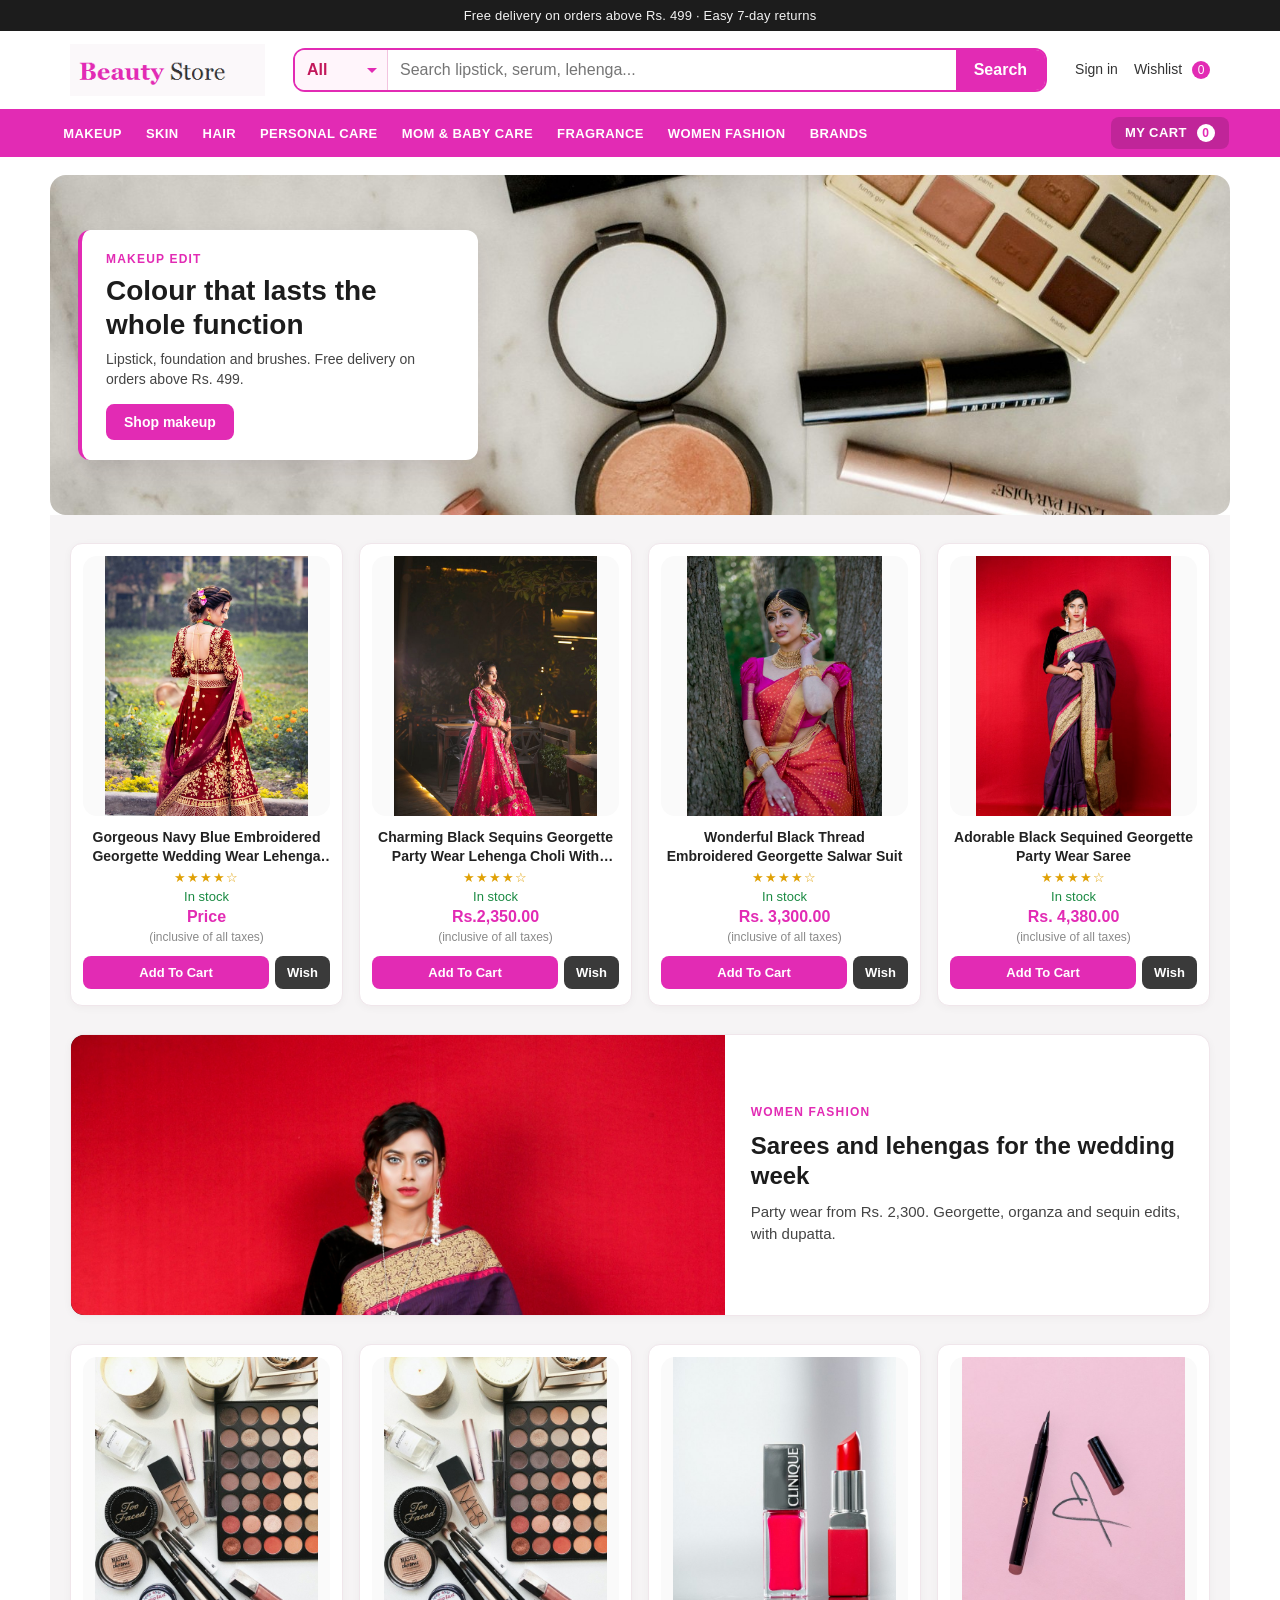
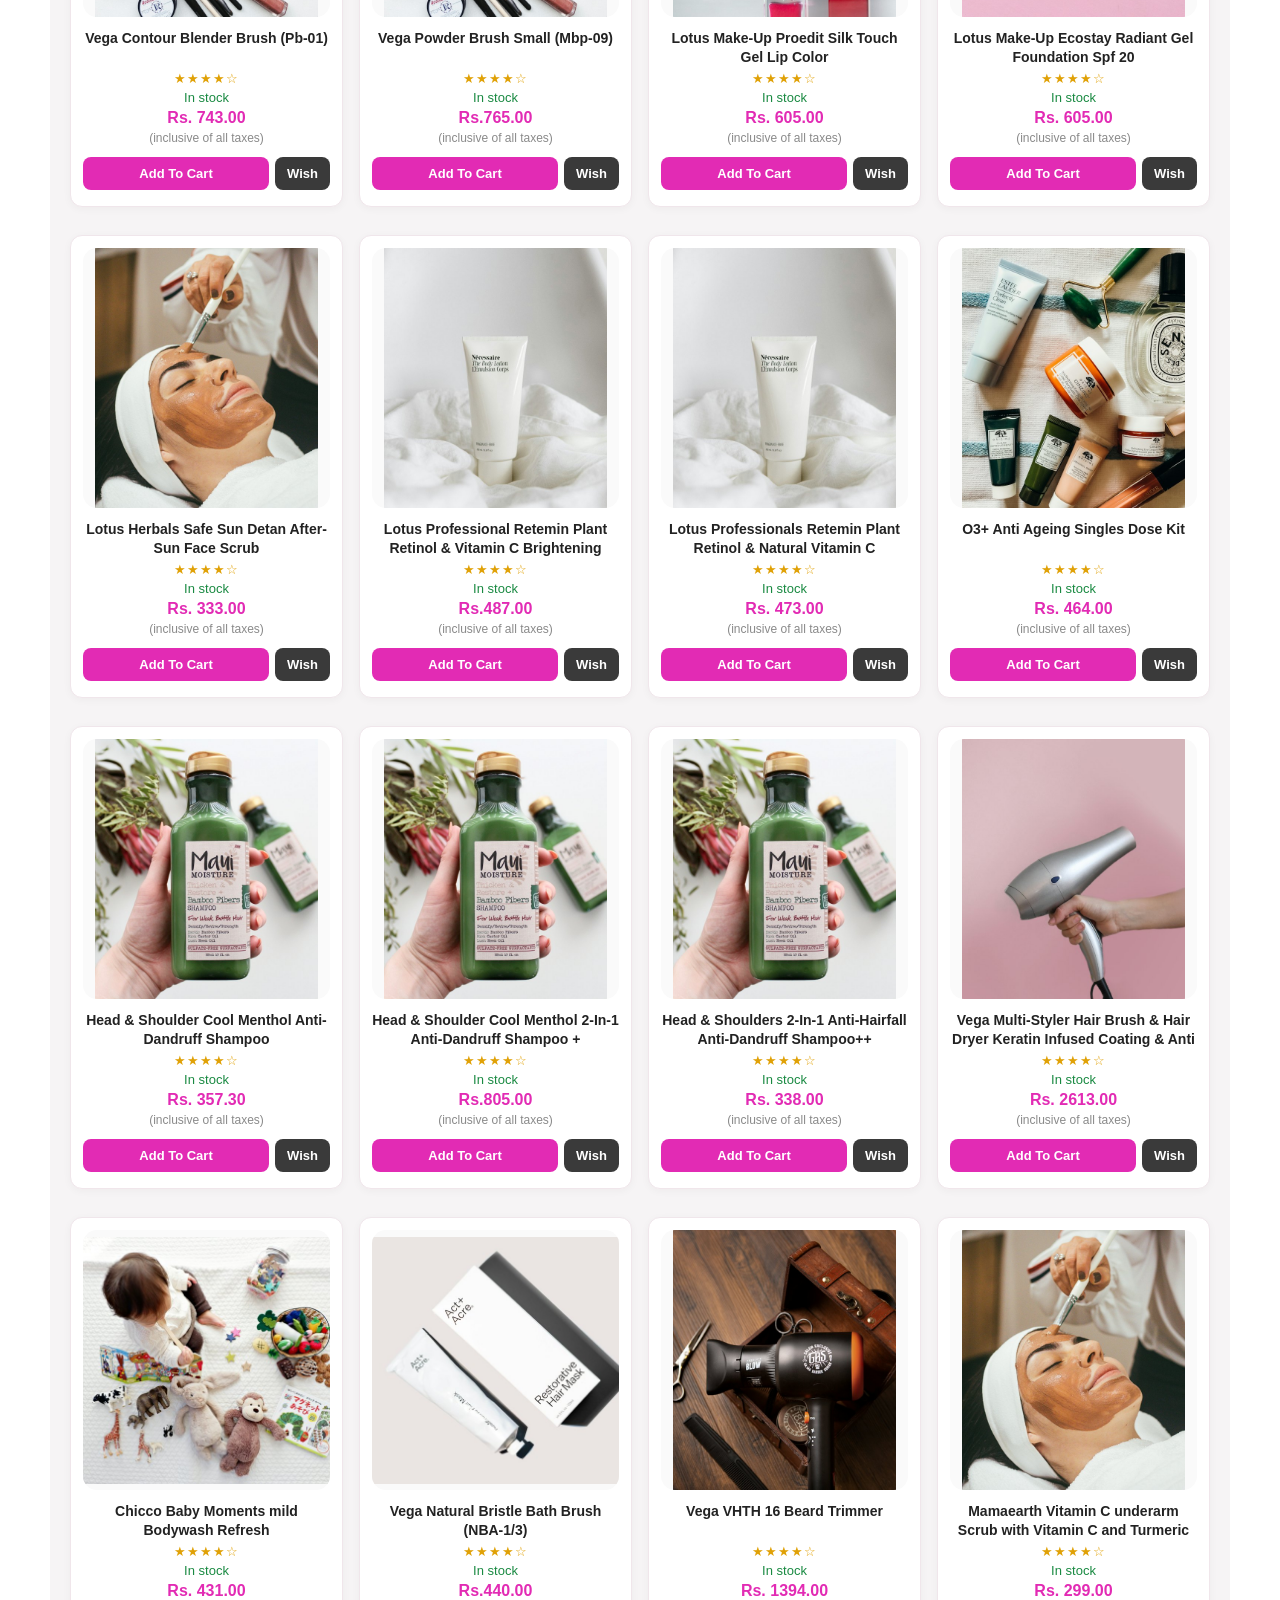
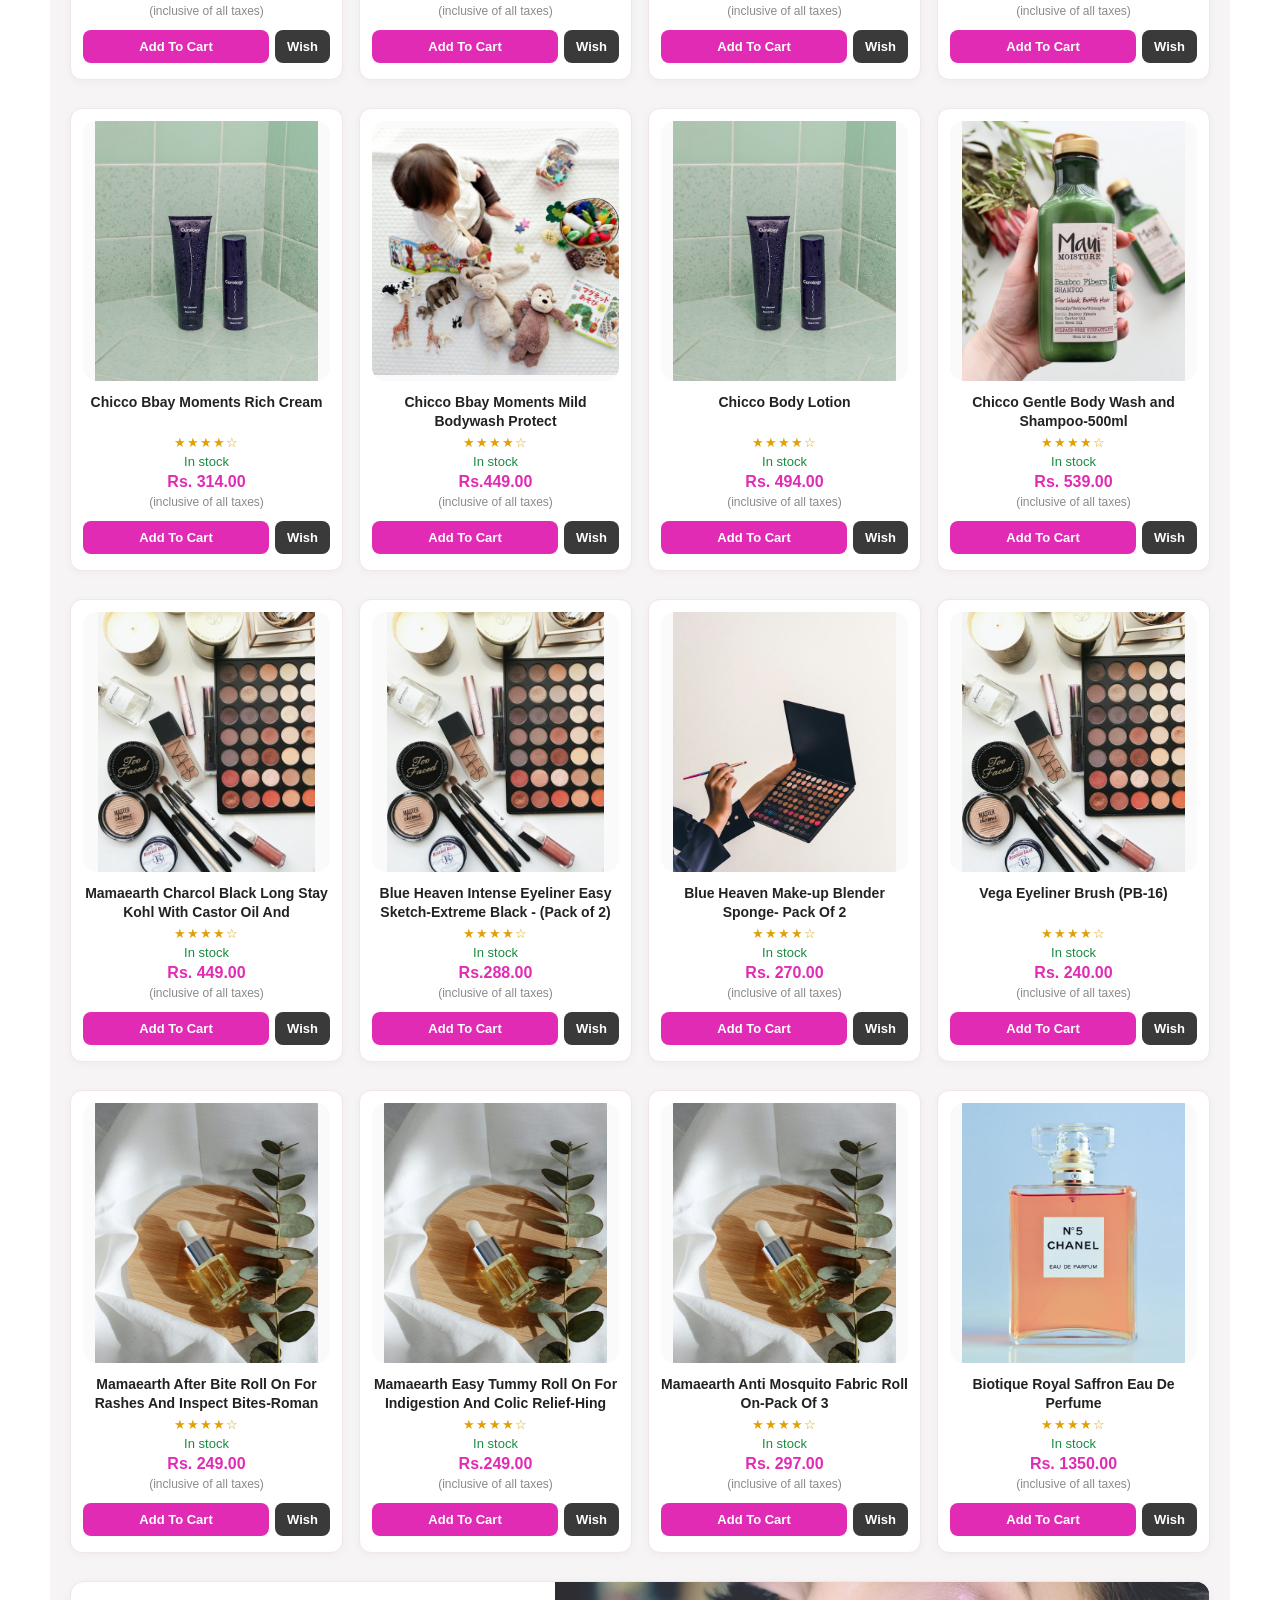
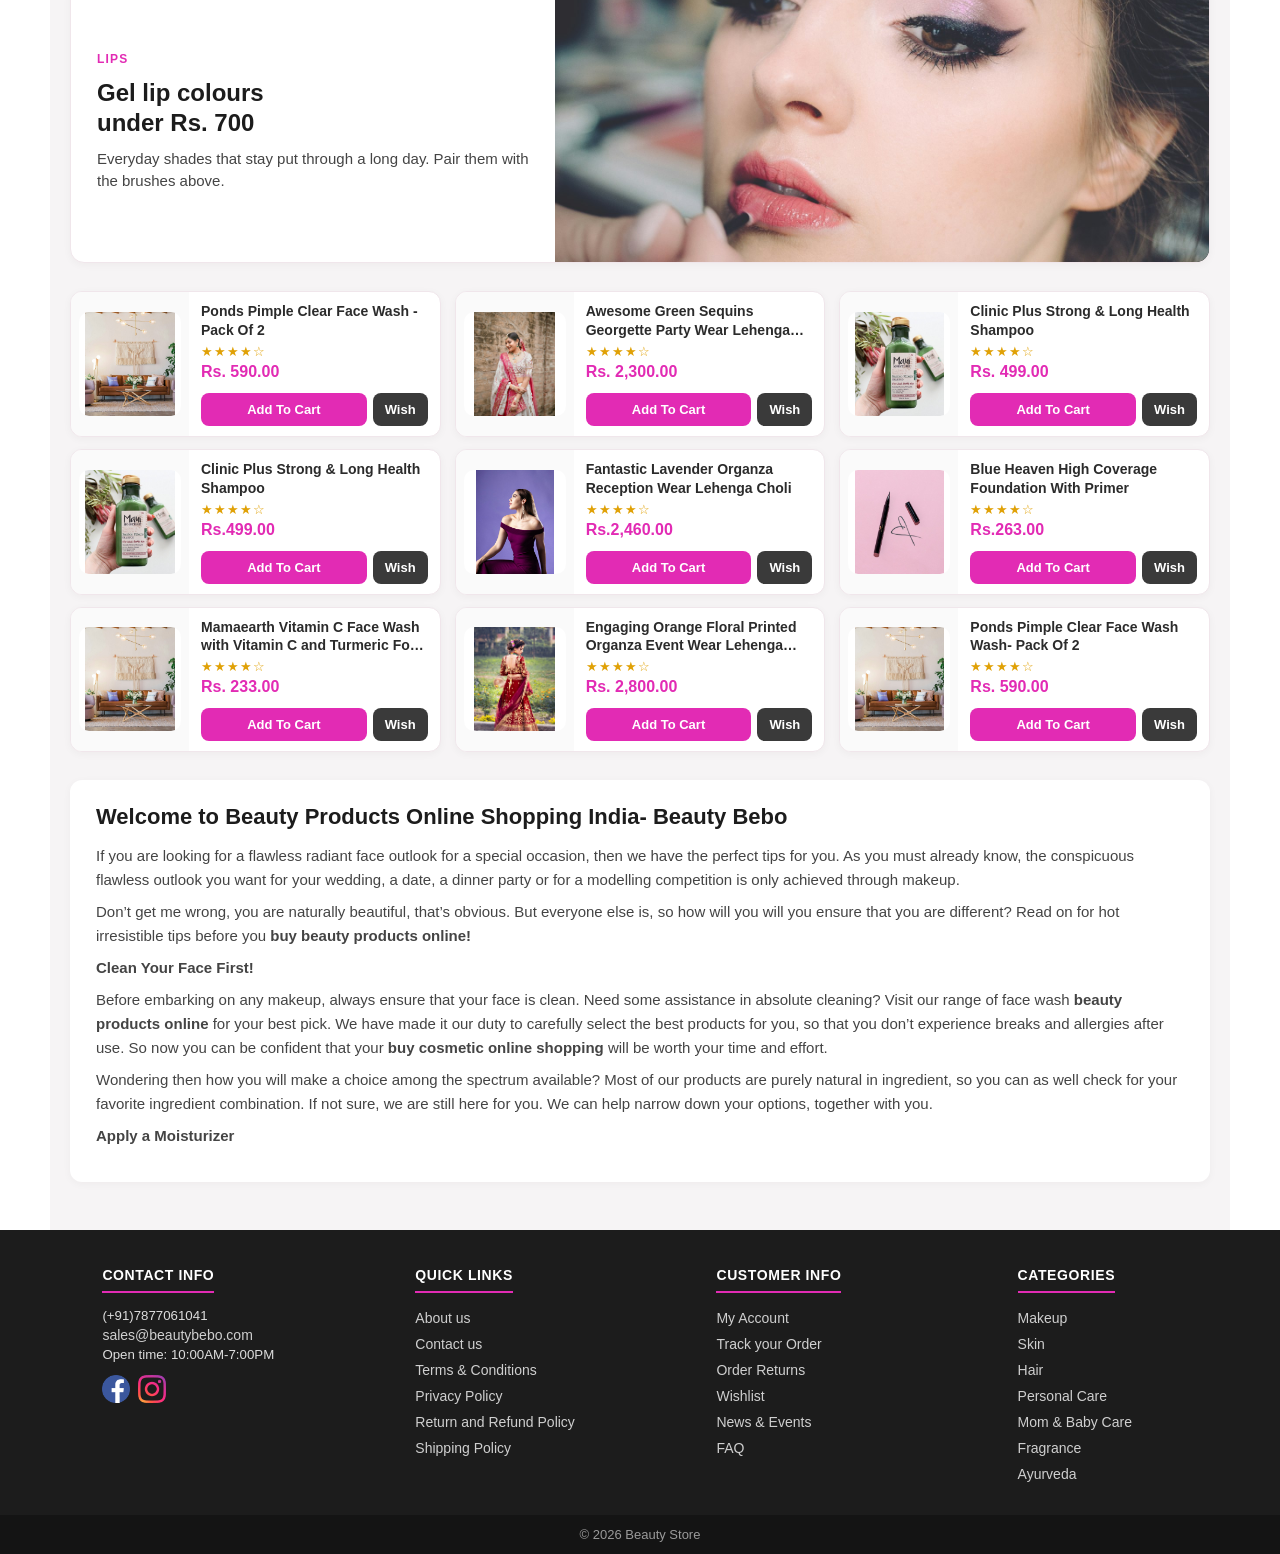
<file: index.html>
<!DOCTYPE html>
<html lang="en">
<head>
    <meta charset="UTF-8">
    <meta name="viewport" content="width=device-width, initial-scale=1.0">
    <title>Buy Beauty Product</title>
    <link rel="stylesheet" href="./CSS/style.css">
</head>
<body>
    <div id="container">
        <div class="topbar">Free delivery on orders above Rs. 499 · Easy 7-day returns</div>
        <div id="header">
            <div id="headerAccount">
                <div id="logo">
                    <img src="img/logo.png" alt="Beauty Store">
                </div>
                <form class="nav-search" id="searchForm" action="#">
                    <div class="cat-drop">
                        <input type="radio" name="cat" id="c-all" checked>
                        <input type="radio" name="cat" id="c-makeup">
                        <input type="radio" name="cat" id="c-skin">
                        <input type="radio" name="cat" id="c-hair">
                        <div class="cat-btn">
                            <span class="t-all">All</span>
                            <span class="t-makeup">Makeup</span>
                            <span class="t-skin">Skin</span>
                            <span class="t-hair">Hair</span>
                        </div>
                        <div class="cat-menu">
                            <label for="c-all">All</label>
                            <label for="c-makeup">Makeup</label>
                            <label for="c-skin">Skin</label>
                            <label for="c-hair">Hair</label>
                        </div>
                    </div>
                    <input class="search-input" id="searchInput" type="search" placeholder="Search lipstick, serum, lehenga...">
                    <button class="search-btn" type="submit">Search</button>
                </form>
                <div class="header-links">
                    <a href="#" id="signLink">Sign in</a>
                    <div class="link-drop">
                        <a href="#" id="wishLink">Wishlist <span id="wishCount">0</span></a>
                        <div class="bag-panel" id="wishPanel" hidden></div>
                    </div>
                </div>
            </div>
            <div id="headerMenu">
                <div id="nav1">
                    <div class="navMenu">
                        <a href="">MAKEUP</a>
                        <div class="submenu">
                        <div class="itemSubMenu">
                            <h4>FACE</h4>
                            <a href="">BB Cream</a>
                            <a href="">Blush</a>
                            <a href="">Bronzer</a>
                            <a href="">CC Cream</a>
                            <a href="">Contour</a>
                            <a href="">Concealer</a>
                            <a href="">Compact & Powder</a>
                            <a href="">Face Primer</a>
                            <a href="">Foundation</a>
                            <a href="">Highlighters</a>
                            <a href="">Loose Powder</a>
                            <a href="">Makeup Kits</a>
                            <a href="">Makeup Remover</a>
                            <a href="">Setting Spray</a>
                        </div>
                        <div class="itemSubMenu">
                            <h4>EYE</h4>
                            <a href="">Contact Lenses</a>
                            <a href="">Eye Kit</a>
                            <a href="">Eyeliner</a>
                            <a href="">Eye Shadow</a>
                            <a href="">Eye Primer</a>
                            <a href="">Eye-Palettes</a>
                            <a href="">Eye Makeup Remover</a>
                            <a href="">Eye Brow Enhancers</a>
                            <a href="">False Eyelashes</a>
                            <a href="">Kajal</a>
                            <a href="">Mascara</a>
                            <a href="">Under Eye Concealer</a>
                        </div>
                        <div class="itemSubMenu">
                            <h4>LIPS</h4>
                            <a href="">Lipstick</a>
                            <a href="">Liquid Lipstick</a>
                            <a href="">Lip Liner</a>
                            <a href="">Lip Gloss</a>
                            <a href="">Lip Balm</a>
                            <a href="">Lip Crayon</a>
                            <a href="">Lip Stain</a>
                            <a href="">Lip Plumper</a>
                        </div>
                        <div class="itemSubMenu">
                            <h4>NAILS</h4>
                            <a href="">Manicure & Pedicure Kits</a>
                            <a href="">Nail Polish</a>
                            <a href="">Nail Care</a>
                            <a href="">Nail Polish Sets</a>
                            <a href="">Nail Art Kits</a>
                            <a href="">Nail Polish Remover</a>
                        </div>
                        <div class="itemSubMenu">
                            <h4>TOOLS BRUSHES</h4>
                            <a href="">Blush Brush</a>
                            <a href="">Eyelash Curlers</a>
                            <a href="">Eye Brush</a>
                            <a href="">Face Brush</a>
                            <a href="">Lip Brush</a>
                            <a href="">Makeup Pouches</a>
                            <a href="">Mirrors</a>
                            <a href="">Sponges & Applicators</a>
                            <a href="">Sharpeners</a>
                            <a href="">Tweezers</a>
                        </div>
                        </div>
                    </div>
                    <div class="navMenu">
                        <a href="">SKIN</a>
                        <div class="submenu">
                        <div class="itemSubMenu">
                            <h4>EYE CARE</h4>
                            <a href="">Dark Circles</a>
                            <a href="">Eye Contour Care</a>
                            <a href="">Eye Cream</a>
                            <a href="">Eye Masks</a>
                            <a href="">Eye Serums</a>
                            <a href="">Puffiness</a>
                            <a href="">Under Eye Creams</a>
                            <a href="">Under Eye Wrinkles</a>
                        </div>
                        <div class="itemSubMenu">
                            <h4>FACE CARE</h4>
                            <a href="">Anti- Ageing Creams</a>
                            <a href="">Bleach Creams</a>
                            <a href="">Brightening Cream</a>
                            <a href="">Face Wash</a>
                            <a href="">Facial Wipes</a>
                            <a href="">Face Oil</a>
                            <a href="">Face Cleansers</a>
                            <a href="">Facial Kits</a>
                            <a href="">Face Tools</a>
                            <a href="">Moisturizer</a>
                            <a href="">Mask & Peels</a>
                            <a href="">Serum</a>
                            <a href="">Toner & Astringents</a>
                            <a href="">Cleansing Creams</a>
                        </div>
                        <div class="itemSubMenu">
                            <h4>BODY CARE</h4>
                            <a href="">All Cream</a>
                            <a href="">Body Moisturizers</a>
                            <a href="">Body Toners</a>
                            <a href="">Body Sun Care</a>
                            <a href="">Brightening Lotion</a>
                            <a href="">Dark Circles & Wrinkles</a>
                            <a href="">Day Cream</a>
                            <a href="">Foot Cream</a>
                            <a href="">Hair Remover Cream</a>
                            <a href="">Hand Creams</a>
                            <a href="">Hands & Feet</a>
                            <a href="">Kits & Combos</a>
                            <a href="">Night Cream</a>
                            <a href="">Neck Creams</a>    
                        </div>
                        <div class="itemSubMenu">
                            <img src="img/products/skin.jpg" alt="" width="100">
                        </div>
                        </div>
                    </div>
                    <div class="navMenu">
                        <a href="">HAIR</a>
                        <div class="submenu">
                        <div class="itemSubMenu">
                            <h4>HAIR CARE</h4>
                            <a href="">Color Protection</a>
                            <a href="">Dandruff</a>
                            <a href="">Dry Shampoo</a>
                            <a href="">Gels & Waxes</a>
                            <a href="">Hair Spray</a>
                            <a href="">Hair Color/ Dye</a>
                            <a href="">Hair Creams & Masks </a>
                            <a href="">Hair Styling</a>
                            <a href="">Hairfall & Thinning </a>
                            <a href="">Straighteners </a>
                        </div>
                        <div class="itemSubMenu">
                            <h4>HAIR LOSS</h4>
                            <a href="">Conditioner</a>
                            <a href="">Hair Oil</a>
                            <a href="">Hair Serum</a>
                            <a href="">Hair Growth Solutions</a>
                            <a href="">Shampoo</a>
                        </div>
                        <div class="itemSubMenu">
                            <img src="img/products/hair.jpg" alt="" width="100">
                        </div>
                        </div>
                    </div>
                    <div class="navMenu">
                        <a href="">PERSONAL CARE</a>
                        <div class="submenu">
                        <div class="itemSubMenu">
                            <h4>BATH & BODY</h4>
                            <a href="">Body Cleansers</a>
                            <a href="">Body Massage Oil</a>
                            <a href="">Body Wash</a>
                            <a href="">Creams</a>
                            <a href="">Essential Oils</a>
                            <a href="">Foot Cream</a>
                            <a href="">Scrubs & Exfoliants</a>
                            <a href="">Ubtan & Face Packs</a>
                        </div>
                        <div class="itemSubMenu">
                            <h4>BATHING ACCESSORIES</h4>
                            <a href="">Bath Brushes</a>
                            <a href="">Loofahs</a>
                            <a href="">Shower Caps</a>
                            <a href="">Sponges</a>
                        </div>
                        <div class="itemSubMenu">
                            <h4>BATH & SHOWER</h4>
                            <a href="">Body Soaps</a>
                            <a href="">Shower Gel</a>
                        </div>
                        <div class="itemSubMenu">
                            <img src="img/products/bath.jpg" alt="" width="100">
                        </div>
                        </div>
                    </div>
                    <div class="navMenu">
                        <a href="">MOM & BABY CARE</a>
                        <div class="submenu">
                        <div class="itemSubMenu">
                            <h4>BABY CARE</h4>
                            <a href="">Bath Time</a>
                            <a href="">Diapers</a>
                            <a href="">Lotions & Creams</a>
                            <a href="">Oils</a>
                            <a href="">Powder</a>
                            <a href="">Shampoo</a>
                            <a href="">Soaps</a>
                            <a href="">Sterilizer & Cleaners</a>
                            <a href="">Rash Cream</a>
                            <a href="">Wipes</a>
                        </div>
                        <div class="itemSubMenu">
                            <h4>MOM CARE</h4>
                            <a href="">Lotions & Creams</a>
                            <a href="">Personal Care</a>
                        </div>
                        <div class="itemSubMenu">
                            <img src="img/products/baby.jpg" alt="" width="100">
                        </div>
                        </div>
                    </div>
                    <div class="navMenu">
                        <a href="">FRAGRANCE</a>
                        <div class="submenu">
                        <div class="itemSubMenu">
                            <a href="">Perfumes</a>
                            <a href="">Deodorants roll ons</a>
                            <a href="">Body Mist/Spray</a>
                        </div>
                        </div>
                    </div>
                    <div class="navMenu">
                        <a href="">WOMEN FASHION</a>
                        <div class="submenu">
                        <div class="itemSubMenu">
                            <a href="">Lehenga</a>
                            <a href="">Sarees</a>
                            <a href="">Kurtis</a>
                            <a href="">Salwar Kameez</a>
                            <a href="">Gowns</a>
                        </div>
                        </div>
                    </div>
                    <div class="navMenu">
                        <a href="">BRANDS</a>
                    </div>
                    <!-- <a href="">MAKEUP</a> -->
                    <!-- <a href="">SKIN</a> -->
                    <!-- <a href="">HAIR</a> -->
                    <!-- <a href="">PERSONAL CARE</a> -->
                    <!-- <a href="">MOM & BABY CARE</a>
                    <a href="">FRAGRANCE</a>
                    <a href="">WOMEN FASHION</a>
                    <a href="">BRANDS</a> -->
                </div>
                <div id="nav2" class="link-drop">
                    <a href="#" id="cartLink">MY CART <span id="cartCount">0</span></a>
                    <div class="bag-panel" id="cartPanel" hidden></div>
                </div>
            </div>
        </div>
        <div id="headerBanner">
            <img src="img/products/banner.jpg" alt="Makeup flatlay">
            <div class="banner-card">
                <p class="banner-kicker">Makeup edit</p>
                <h2>Colour that lasts the whole function</h2>
                <p>Lipstick, foundation and brushes. Free delivery on orders above Rs. 499.</p>
                <a class="banner-link" href="#main">Shop makeup</a>
            </div>
        </div>
        <div id="main">
            <p id="searchEmpty" hidden>No products match that search.</p>
            <div class ="wrapping">
                <div class="dealCard">
                    <img src="img/products/lehenga-red.jpg" alt="">
                    <p>Gorgeous Navy Blue Embroidered Georgette Wedding Wear Lehenga Choli</p>
                    <p class="stars">★★★★☆</p>
                    <p>In stock</p>
                    <p>Price</p>
                    <p>(inclusive of all taxes)</p>
                    <div class="dealButton">
                        <button class="addToCart">Add To Cart</button>
                        <button class="wishList">Wish</button>
                    </div>
                </div>
                <div class="dealCard">
                    <img src="img/products/lehenga-pink.jpg" alt="">
                    <p>Charming Black Sequins Georgette Party Wear Lehenga Choli With Dupatta</p>
                    <p class="stars">★★★★☆</p>
                    <p>In stock</p>
                    <p>Rs.2,350.00</p>
                    <p>(inclusive of all taxes)</p>
                    <div class="dealButton">
                        <button class="addToCart">Add To Cart</button>
                        <button class="wishList">Wish</button>
                    </div>
                </div>
                <div class="dealCard">
                    <img src="img/products/salwar.jpg" alt="">
                    <p>Wonderful Black Thread Embroidered Georgette Salwar Suit</p>
                    <p class="stars">★★★★☆</p>
                    <p>In stock</p>
                    <p>Rs. 3,300.00</p>
                    <p>(inclusive of all taxes)</p>
                    <div class="dealButton">
                        <button class="addToCart">Add To Cart</button>
                        <button class="wishList">Wish</button>
                    </div>
                </div>
                <div class="dealCard">
                    <img src="img/products/lehenga-blue.jpg" alt="">
                    <p>Adorable Black Sequined Georgette Party Wear Saree</p>
                    <p class="stars">★★★★☆</p>
                    <p>In stock</p>
                    <p>Rs. 4,380.00</p>
                    <p>(inclusive of all taxes)</p>
                    <div class="dealButton">
                        <button class="addToCart">Add To Cart</button>
                        <button class="wishList">Wish</button>
                    </div>
                </div>
            </div>
            <div class="promo">
                <img src="img/products/saree-banner.jpg" alt="Woman in a purple saree">
                <div class="promo-copy">
                    <p class="banner-kicker">Women fashion</p>
                    <h3>Sarees and lehengas for the wedding week</h3>
                    <p>Party wear from Rs. 2,300. Georgette, organza and sequin edits, with dupatta.</p>
                </div>
            </div>
            <div class="wrapping">
                <div class="dealCard">
                    <img src="img/products/brushes.jpg" alt="">
                    <p>Vega Contour Blender Brush (Pb-01)</p>
                    <p class="stars">★★★★☆</p>
                    <p>In stock</p>
                    <p>Rs. 743.00</p>
                    <p>(inclusive of all taxes)</p>
                    <div class="dealButton">
                        <button class="addToCart">Add To Cart</button>
                        <button class="wishList">Wish</button>
                    </div>
                </div>
                <div class="dealCard">
                    <img src="img/products/brushes.jpg" alt="">
                    <p>Vega Powder Brush Small (Mbp-09)</p>
                    <p class="stars">★★★★☆</p>
                    <p>In stock</p>
                    <p>Rs.765.00</p>
                    <p>(inclusive of all taxes)</p>
                    <div class="dealButton">
                        <button class="addToCart">Add To Cart</button>
                        <button class="wishList">Wish</button>
                    </div>
                </div>
                <div class="dealCard">
                    <img src="img/products/lipstick.jpg" alt="">
                    <p>Lotus Make-Up Proedit Silk Touch Gel Lip Color</p>
                    <p class="stars">★★★★☆</p>
                    <p>In stock</p>
                    <p>Rs. 605.00</p>
                    <p>(inclusive of all taxes)</p>
                    <div class="dealButton">
                        <button class="addToCart">Add To Cart</button>
                        <button class="wishList">Wish</button>
                    </div>
                </div>
                <div class="dealCard">
                    <img src="img/products/foundation.jpg" alt="">
                    <p>Lotus Make-Up Ecostay Radiant Gel Foundation Spf 20</p>
                    <p class="stars">★★★★☆</p>
                    <p>In stock</p>
                    <p>Rs. 605.00</p>
                    <p>(inclusive of all taxes)</p>
                    <div class="dealButton">
                        <button class="addToCart">Add To Cart</button>
                        <button class="wishList">Wish</button>
                    </div>
                </div>
            </div>
            <div class="wrapping">
                <div class="dealCard">
                    <img src="img/products/scrub.jpg" alt="">
                    <p>Lotus Herbals Safe Sun Detan After-Sun Face Scrub</p>
                    <p class="stars">★★★★☆</p>
                    <p>In stock</p>
                    <p>Rs. 333.00</p>
                    <p>(inclusive of all taxes)</p>
                    <div class="dealButton">
                        <button class="addToCart">Add To Cart</button>
                        <button class="wishList">Wish</button>
                    </div>
                </div>
                <div class="dealCard">
                    <img src="img/products/serum.jpg" alt="">
                    <p>Lotus Professional Retemin Plant Retinol & Vitamin C Brightening</p>
                    <p class="stars">★★★★☆</p>
                    <p>In stock</p>
                    <p>Rs.487.00</p>
                    <p>(inclusive of all taxes)</p>
                    <div class="dealButton">
                        <button class="addToCart">Add To Cart</button>
                        <button class="wishList">Wish</button>
                    </div>
                </div>
                <div class="dealCard">
                    <img src="img/products/serum.jpg" alt="">
                    <p>Lotus Professionals Retemin Plant Retinol & Natural  Vitamin C</p>
                    <p class="stars">★★★★☆</p>
                    <p>In stock</p>
                    <p>Rs. 473.00</p>
                    <p>(inclusive of all taxes)</p>
                    <div class="dealButton">
                        <button class="addToCart">Add To Cart</button>
                        <button class="wishList">Wish</button>
                    </div>
                </div>
                <div class="dealCard">
                    <img src="img/products/kit.jpg" alt="">
                    <p>O3+ Anti Ageing Singles Dose Kit</p>
                    <p class="stars">★★★★☆</p>
                    <p>In stock</p>
                    <p>Rs. 464.00</p>
                    <p>(inclusive of all taxes)</p>
                    <div class="dealButton">
                        <button class="addToCart">Add To Cart</button>
                        <button class="wishList">Wish</button>
                    </div>
                </div>
            </div>
            <div class="wrapping">
                <div class="dealCard">
                    <img src="img/products/shampoo.jpg" alt="">
                    <p>Head & Shoulder Cool Menthol Anti-Dandruff Shampoo</p>
                    <p class="stars">★★★★☆</p>
                    <p>In stock</p>
                    <p>Rs. 357.30</p>
                    <p>(inclusive of all taxes)</p>
                    <div class="dealButton">
                        <button class="addToCart">Add To Cart</button>
                        <button class="wishList">Wish</button>
                    </div>
                </div>
                <div class="dealCard">
                    <img src="img/products/shampoo.jpg" alt="">
                    <p>Head & Shoulder Cool Menthol 2-In-1 Anti-Dandruff Shampoo +</p>
                    <p class="stars">★★★★☆</p>
                    <p>In stock</p>
                    <p>Rs.805.00</p>
                    <p>(inclusive of all taxes)</p>
                    <div class="dealButton">
                        <button class="addToCart">Add To Cart</button>
                        <button class="wishList">Wish</button>
                    </div>
                </div>
                <div class="dealCard">
                    <img src="img/products/shampoo.jpg" alt="">
                    <p>Head & Shoulders 2-In-1 Anti-Hairfall Anti-Dandruff Shampoo++</p>
                    <p class="stars">★★★★☆</p>
                    <p>In stock</p>
                    <p>Rs. 338.00</p>
                    <p>(inclusive of all taxes)</p>
                    <div class="dealButton">
                        <button class="addToCart">Add To Cart</button>
                        <button class="wishList">Wish</button>
                    </div>
                </div>
                <div class="dealCard">
                    <img src="img/products/dryer.jpg" alt="">
                    <p>Vega Multi-Styler Hair Brush & Hair Dryer Keratin Infused Coating & Anti</p>
                    <p class="stars">★★★★☆</p>
                    <p>In stock</p>
                    <p>Rs. 2613.00</p>
                    <p>(inclusive of all taxes)</p>
                    <div class="dealButton">
                        <button class="addToCart">Add To Cart</button>
                        <button class="wishList">Wish</button>
                    </div>
                </div>
            </div>
            <div class="wrapping">
                <div class="dealCard">
                    <img src="img/products/baby.jpg" alt="">
                    <p>Chicco Baby Moments mild Bodywash Refresh</p>
                    <p class="stars">★★★★☆</p>
                    <p>In stock</p>
                    <p>Rs. 431.00</p>
                    <p>(inclusive of all taxes)</p>
                    <div class="dealButton">
                        <button class="addToCart">Add To Cart</button>
                        <button class="wishList">Wish</button>
                    </div>
                </div>
                <div class="dealCard">
                    <img src="img/products/bath.jpg" alt="">
                    <p>Vega Natural Bristle Bath Brush (NBA-1/3)</p>
                    <p class="stars">★★★★☆</p>
                    <p>In stock</p>
                    <p>Rs.440.00</p>
                    <p>(inclusive of all taxes)</p>
                    <div class="dealButton">
                        <button class="addToCart">Add To Cart</button>
                        <button class="wishList">Wish</button>
                    </div>
                </div>
                <div class="dealCard">
                    <img src="img/products/trimmer.jpg" alt="">
                    <p>Vega VHTH 16 Beard Trimmer</p>
                    <p class="stars">★★★★☆</p>
                    <p>In stock</p>
                    <p>Rs. 1394.00</p>
                    <p>(inclusive of all taxes)</p>
                    <div class="dealButton">
                        <button class="addToCart">Add To Cart</button>
                        <button class="wishList">Wish</button>
                    </div>
                </div>
                <div class="dealCard">
                    <img src="img/products/scrub.jpg" alt="">
                    <p>Mamaearth Vitamin C underarm Scrub with Vitamin C and Turmeric</p>
                    <p class="stars">★★★★☆</p>
                    <p>In stock</p>
                    <p>Rs. 299.00</p>
                    <p>(inclusive of all taxes)</p>
                    <div class="dealButton">
                        <button class="addToCart">Add To Cart</button>
                        <button class="wishList">Wish</button>
                    </div>
                </div>
            </div>
            <div class="wrapping">
                <div class="dealCard">
                    <img src="img/products/lotion.jpg" alt="">
                    <p>Chicco Bbay Moments Rich Cream</p>
                    <p class="stars">★★★★☆</p>
                    <p>In stock</p>
                    <p>Rs. 314.00</p>
                    <p>(inclusive of all taxes)</p>
                    <div class="dealButton">
                        <button class="addToCart">Add To Cart</button>
                        <button class="wishList">Wish</button>
                    </div>
                </div>
                <div class="dealCard">
                    <img src="img/products/baby.jpg" alt="">
                    <p>Chicco Bbay Moments Mild Bodywash Protect</p>
                    <p class="stars">★★★★☆</p>
                    <p>In stock</p>
                    <p>Rs.449.00</p>
                    <p>(inclusive of all taxes)</p>
                    <div class="dealButton">
                        <button class="addToCart">Add To Cart</button>
                        <button class="wishList">Wish</button>
                    </div>
                </div>
                <div class="dealCard">
                    <img src="img/products/lotion.jpg" alt="">
                    <p>Chicco Body Lotion</p>
                    <p class="stars">★★★★☆</p>
                    <p>In stock</p>
                    <p>Rs. 494.00</p>
                    <p>(inclusive of all taxes)</p>
                    <div class="dealButton">
                        <button class="addToCart">Add To Cart</button>
                        <button class="wishList">Wish</button>
                    </div>
                </div>
                <div class="dealCard">
                    <img src="img/products/shampoo.jpg" alt="">
                    <p>Chicco Gentle Body Wash and Shampoo-500ml</p>
                    <p class="stars">★★★★☆</p>
                    <p>In stock</p>
                    <p>Rs. 539.00</p>
                    <p>(inclusive of all taxes)</p>
                    <div class="dealButton">
                        <button class="addToCart">Add To Cart</button>
                        <button class="wishList">Wish</button>
                    </div>
                </div>
            </div>
            <div class="wrapping">
                <div class="dealCard">
                    <img src="img/products/eyeliner.jpg" alt="">
                    <p>Mamaearth Charcol Black Long Stay Kohl With Castor Oil And</p>
                    <p class="stars">★★★★☆</p>
                    <p>In stock</p>
                    <p>Rs. 449.00</p>
                    <p>(inclusive of all taxes)</p>
                    <div class="dealButton">
                        <button class="addToCart">Add To Cart</button>
                        <button class="wishList">Wish</button>
                    </div>
                </div>
                <div class="dealCard">
                    <img src="img/products/eyeliner.jpg" alt="">
                    <p>Blue Heaven Intense Eyeliner Easy Sketch-Extreme Black - (Pack of 2)</p>
                    <p class="stars">★★★★☆</p>
                    <p>In stock</p>
                    <p>Rs.288.00</p>
                    <p>(inclusive of all taxes)</p>
                    <div class="dealButton">
                        <button class="addToCart">Add To Cart</button>
                        <button class="wishList">Wish</button>
                    </div>
                </div>
                <div class="dealCard">
                    <img src="img/products/sponge.jpg" alt="">
                    <p>Blue Heaven Make-up Blender Sponge- Pack Of 2</p>
                    <p class="stars">★★★★☆</p>
                    <p>In stock</p>
                    <p>Rs. 270.00</p>
                    <p>(inclusive of all taxes)</p>
                    <div class="dealButton">
                        <button class="addToCart">Add To Cart</button>
                        <button class="wishList">Wish</button>
                    </div>
                </div>
                <div class="dealCard">
                    <img src="img/products/brushes.jpg" alt="">
                    <p>Vega Eyeliner Brush (PB-16)</p>
                    <p class="stars">★★★★☆</p>
                    <p>In stock</p>
                    <p>Rs. 240.00</p>
                    <p>(inclusive of all taxes)</p>
                    <div class="dealButton">
                        <button class="addToCart">Add To Cart</button>
                        <button class="wishList">Wish</button>
                    </div>
                </div>
            </div>
            <div class="wrapping">
                <div class="dealCard">
                    <img src="img/products/rollon.jpg" alt="">
                    <p>Mamaearth After Bite Roll On For Rashes And Inspect Bites-Roman</p>
                    <p class="stars">★★★★☆</p>
                    <p>In stock</p>
                    <p>Rs. 249.00</p>
                    <p>(inclusive of all taxes)</p>
                    <div class="dealButton">
                        <button class="addToCart">Add To Cart</button>
                        <button class="wishList">Wish</button>
                    </div>
                </div>
                <div class="dealCard">
                    <img src="img/products/rollon.jpg" alt="">
                    <p>Mamaearth Easy Tummy Roll On For Indigestion And Colic Relief-Hing</p>
                    <p class="stars">★★★★☆</p>
                    <p>In stock</p>
                    <p>Rs.249.00</p>
                    <p>(inclusive of all taxes)</p>
                    <div class="dealButton">
                        <button class="addToCart">Add To Cart</button>
                        <button class="wishList">Wish</button>
                    </div>
                </div>
                <div class="dealCard">
                    <img src="img/products/rollon.jpg" alt="">
                    <p>Mamaearth Anti Mosquito Fabric Roll On-Pack Of 3 </p>
                    <p class="stars">★★★★☆</p>
                    <p>In stock</p>
                    <p>Rs. 297.00</p>
                    <p>(inclusive of all taxes)</p>
                    <div class="dealButton">
                        <button class="addToCart">Add To Cart</button>
                        <button class="wishList">Wish</button>
                    </div>
                </div>
                <div class="dealCard">
                    <img src="img/products/perfume.jpg" alt="">
                    <p>Biotique Royal Saffron Eau De Perfume</p>
                    <p class="stars">★★★★☆</p>
                    <p>In stock</p>
                    <p>Rs. 1350.00</p>
                    <p>(inclusive of all taxes)</p>
                    <div class="dealButton">
                        <button class="addToCart">Add To Cart</button>
                        <button class="wishList">Wish</button>
                    </div>
                </div>
            </div>

            <div class="promo promo-flip">
                <img src="img/products/winter.jpg" alt="Lip colour being applied">
                <div class="promo-copy">
                    <p class="banner-kicker">Lips</p>
                    <h3>Gel lip colours<br>under Rs. 700</h3>
                    <p>Everyday shades that stay put through a long day. Pair them with the brushes above.</p>
                </div>
            </div>
            <div id ="sortedItems">
                <div class="sortedItemsCard">
                    <div class="itemCard">
                        <div class="imgCard">
                            <img src="img/products/facewash.jpg" alt="">
                        </div>
                        <div class="detailImgCard">
                            <p>Ponds Pimple Clear Face Wash - Pack Of 2</p>
                            <p class="stars">★★★★☆</p>
                            <p>Rs. 590.00</p>
                            <div class="dealButton">
                                <button class="addToCart">Add To Cart</button>
                                <button class="wishList">Wish</button>
                            </div>
                        </div>
                    </div>
                    <div class="itemCard">
                        <div class="imgCard">
                            <img src="img/products/shampoo.jpg" alt="">
                        </div>
                        <div class="detailImgCard">
                            <p>Clinic Plus Strong & Long Health Shampoo</p>
                            <p class="stars">★★★★☆</p>
                            <p>Rs.499.00</p>
                            <div class="dealButton">
                                <button class="addToCart">Add To Cart</button>
                                <button class="wishList">Wish</button>
                            </div>    
                        </div>
                    </div>
                    <div class="itemCard">
                        <div class="imgCard">
                            <img src="img/products/facewash.jpg" alt="">
                        </div>
                        <div class="detailImgCard">
                            <p>Mamaearth Vitamin C Face Wash with Vitamin C and Turmeric For skin Illumination </p>
                            <p class="stars">★★★★☆</p>
                            <p>Rs. 233.00</p>
                            <div class="dealButton">
                                <button class="addToCart">Add To Cart</button>
                                <button class="wishList">Wish</button>
                            </div>   
                        </div>
                    </div>
                </div>
                <div id="sortedItemsCard">
                    <div class="itemCard">
                        <div class="imgCard">
                            <img src="img/products/lehenga-white.jpg" alt="">
                        </div>
                        <div class="detailImgCard">
                            <p>Awesome Green Sequins Georgette Party Wear Lehenga Choli With Dupatta</p>
                            <p class="stars">★★★★☆</p>
                            <p>Rs. 2,300.00</p>
                            <div class="dealButton">
                                <button class="addToCart">Add To Cart</button>
                                <button class="wishList">Wish</button>
                            </div>    
                        </div>
                    </div>
                    <div class="itemCard">
                        <div class="imgCard">
                            <img src="img/products/lehenga-lavender.jpg" alt="">
                        </div>
                        <div class="detailImgCard">
                            <p>Fantastic Lavender Organza Reception Wear Lehenga Choli</p>
                            <p class="stars">★★★★☆</p>
                            <p>Rs.2,460.00</p>
                            <div class="dealButton">
                                <button class="addToCart">Add To Cart</button>
                                <button class="wishList">Wish</button>
                            </div>   
                        </div>
                    </div>
                    <div class="itemCard">
                        <div class="imgCard">
                            <img src="img/products/lehenga-red.jpg" alt="">
                        </div>
                        <div class="detailImgCard">
                            <p>Engaging Orange Floral Printed Organza Event Wear Lehenga Choli</p>
                            <p class="stars">★★★★☆</p>
                            <p>Rs. 2,800.00</p>
                            <div class="dealButton">
                                <button class="addToCart">Add To Cart</button>
                                <button class="wishList">Wish</button>
                            </div>   
                        </div>
                    </div>
                </div>
                <div id="sortedItemsCard">
                    <div class="itemCard">
                        <div class="imgCard">
                            <img src="img/products/shampoo.jpg" alt="">   
                        </div>
                        <div class="detailImgCard">
                            <p>Clinic Plus Strong & Long Health Shampoo</p>
                            <p class="stars">★★★★☆</p>
                            <p>Rs. 499.00</p>
                            <div class="dealButton">
                                <button class="addToCart">Add To Cart</button>
                                <button class="wishList">Wish</button>
                            </div>    
                        </div>
                    </div>
                    <div class="itemCard">
                        <div class="imgCard">
                            <img src="img/products/foundation.jpg" alt="">
                        </div>
                        <div class="detailImgCard">
                            <p>Blue Heaven High Coverage Foundation With Primer</p>
                            <p class="stars">★★★★☆</p>
                            <p>Rs.263.00</p>
                            <div class="dealButton">
                                <button class="addToCart">Add To Cart</button>
                                <button class="wishList">Wish</button>
                            </div>    
                        </div>
                    </div>
                    <div class="itemCard">
                        <div class="imgCard">
                            <img src="img/products/facewash.jpg" alt="">
                        </div>
                        <div class="detailImgCard">
                            <p>Ponds Pimple Clear Face Wash Wash- Pack Of 2 </p>
                            <p class="stars">★★★★☆</p>
                            <p>Rs. 590.00</p>
                            <div class="dealButton">
                                <button class="addToCart">Add To Cart</button>
                                <button class="wishList">Wish</button>
                            </div>
                        </div>
                    </div>
                </div>
            </div>
            <div class="store-note">
                <h2>Welcome to Beauty Products Online Shopping India- Beauty Bebo</h2>
                <p>If you are looking for a flawless radiant face outlook for a special occasion, then we have the perfect tips for you. As you must already know, the conspicuous flawless outlook you want for your wedding, a date, a dinner party or for a modelling competition is only achieved through makeup.</p>
                <p>Don’t get me wrong, you are naturally beautiful, that’s obvious. But everyone else is, so how will you will you ensure that you are different? Read on for hot irresistible tips before you <b>buy beauty products online!</b></p>
                <p><b>Clean Your Face First!</b></p>
                <p>Before embarking on any makeup, always ensure that your face is clean. Need some assistance in absolute cleaning? Visit our range of face wash <b>beauty products online</b> for your best pick. We have made it our duty to carefully select the best products for you, so that you don’t experience breaks and allergies after use. So now you can be confident that your<b> buy cosmetic online shopping</b> will be worth your time and effort.</p>
                <p>Wondering then how you will make a choice among the spectrum available? Most of our products are purely natural in ingredient, so you can as well check for your favorite ingredient combination. If not sure, we are still here for you. We can help narrow down your options, together with you.</p>
                <p><b>Apply a Moisturizer</b></p>
    
    
            </div>
        </div> 
    </div>
        <div id ="footer">
            <div id="contactInfo" class="footerMenu">
                <h4>CONTACT INFO</h4>
<h5>(+91)7877061041</h5>
                <a>sales@beautybebo.com</a>
                <h5>Open time: 10:00AM-7:00PM</h5>
                <div class = "Images">
                    <img src="img/Facebook.png" alt="Facebook">
                    <img src="img/Instagram.png" alt="Instagram">
                </div>
            </div>
            <div id="quickLinks" class="footerMenu">
                <h4>QUICK LINKS</h4>
<ul>
                    <li><a href="">About us</a></li>
                    <li><a href="">Contact us</a><br></li>
                    <li><a href="">Terms & Conditions</a></li>
                    <li><a href="">Privacy Policy</a></li>
                    <li><a href="">Return and Refund Policy</a></li>
                    <li><a href="">Shipping Policy</a></li>
                </ul>
            </div>
            <div id="customerInfo" class="footerMenu">
                <h4>CUSTOMER INFO</h4>
<ul>
                    <li><a href="">My Account</a></li>
                    <li><a href="">Track your Order</a></li>
                    <li><a href="">Order Returns</a></li>
                    <li><a href="">Wishlist</a></li>
                    <li><a href="">News & Events</a></li>
                    <li><a href="">FAQ</a></li>
                </ul>
            </div>
            <div id="categories" class="footerMenu">
                <h4>CATEGORIES</h4>
<ul>
                    <li><a href="">Makeup</a></li>
                    <li><a href="">Skin</a></li>
                    <li><a href="">Hair</a></li>
                    <li><a href="">Personal Care</a></li>
                    <li><a href="">Mom & Baby Care</a></li>
                    <li><a href="">Fragrance</a></li>
                    <li><a href="">Ayurveda</a></li>
                </ul>
            </div>
        </div>
        <p class="footer-bar">© 2026 Beauty Store</p>
        <div id="toast" hidden></div>
        <script src="shop.js"></script>
</body>
</html>
</file>
<file: CSS/style.css>
* {
    margin: 0;
    padding: 0;
    box-sizing: border-box;
}

body {
    font-family: "Segoe UI", Tahoma, Geneva, Verdana, sans-serif;
    background: #f6f4f5;
    color: #2b2b2b;
}

a {
    color: inherit;
}

#container {
    width: 100%;
    background: #fff;
}

.topbar {
    background: #1c1c1c;
    color: #f3f3f3;
    text-align: center;
    font-size: 13px;
    letter-spacing: 0.2px;
    padding: 8px 16px;
}

#headerAccount {
    max-width: 1180px;
    margin: 0 auto;
    min-height: 78px;
    display: flex;
    align-items: center;
    gap: 28px;
    padding: 12px 20px;
    position: relative;
    z-index: 30;
}

#logo img {
    height: 52px;
    width: auto;
    display: block;
}

.nav-search {
    flex: 1;
    display: flex;
    height: 44px;
    border: 2px solid #e22bb4;
    border-radius: 12px;
    overflow: visible;
    background: #fff;
    position: relative;
}

.cat-drop {
    position: relative;
    height: 100%;
    border-right: 1px solid #f3c3df;
}

.cat-drop input {
    position: absolute;
    opacity: 0;
    pointer-events: none;
}

.cat-btn {
    height: 100%;
    min-width: 92px;
    padding: 0 28px 0 12px;
    display: flex;
    align-items: center;
    background: #fff5fb;
    color: #c2185b;
    font-weight: 700;
    cursor: pointer;
    position: relative;
    border-radius: 9px 0 0 9px;
}

.cat-btn::after {
    content: "";
    position: absolute;
    right: 10px;
    top: 18px;
    border: 5px solid transparent;
    border-top-color: #e22bb4;
}

.t-makeup,
.t-skin,
.t-hair {
    display: none;
}

#c-makeup:checked ~ .cat-btn .t-all,
#c-skin:checked ~ .cat-btn .t-all,
#c-hair:checked ~ .cat-btn .t-all {
    display: none;
}

#c-makeup:checked ~ .cat-btn .t-makeup,
#c-skin:checked ~ .cat-btn .t-skin,
#c-hair:checked ~ .cat-btn .t-hair {
    display: inline;
}

.cat-menu {
    display: none;
    position: absolute;
    top: calc(100% + 2px);
    left: -2px;
    min-width: 140px;
    background: #fff;
    border: 2px solid #e22bb4;
    z-index: 40;
    border-radius: 10px;
    overflow: hidden;
    box-shadow: 0 10px 22px rgba(226, 43, 180, 0.16);
}

.cat-drop:hover .cat-menu,
.cat-drop:focus-within .cat-menu {
    display: block;
}

.cat-menu label {
    display: block;
    padding: 8px 14px;
    color: #333;
    font-weight: 600;
    cursor: pointer;
    background: #fff;
}

.cat-menu label:hover,
#c-all:checked ~ .cat-menu label[for="c-all"],
#c-makeup:checked ~ .cat-menu label[for="c-makeup"],
#c-skin:checked ~ .cat-menu label[for="c-skin"],
#c-hair:checked ~ .cat-menu label[for="c-hair"] {
    background: #e22bb4;
    color: #fff;
}

.search-input {
    flex: 1;
    border: none;
    padding: 0 12px;
    font: inherit;
    outline: none;
    min-width: 0;
}

.search-btn {
    border: none;
    background: #e22bb4;
    color: #fff;
    padding: 0 18px;
    font: inherit;
    font-weight: 700;
    cursor: pointer;
    border-radius: 0 9px 9px 0;
}

.search-btn:hover {
    background: #c81f9c;
}

.header-links {
    display: flex;
    gap: 16px;
    font-size: 14px;
    white-space: nowrap;
}

.header-links a {
    text-decoration: none;
    color: #333;
}

.header-links a:hover {
    color: #e22bb4;
}

#headerBanner {
    position: relative;
    width: min(1180px, calc(100% - 40px));
    height: 340px;
    margin: 18px auto 0;
    border-radius: 16px;
    overflow: hidden;
    background: #f4eee9;
}

#headerBanner img {
    width: 100%;
    height: 100%;
    object-fit: cover;
    object-position: center;
    display: block;
}

.banner-card {
    position: absolute;
    left: 28px;
    top: 50%;
    transform: translateY(-50%);
    width: min(400px, calc(100% - 56px));
    background: #fff;
    border-left: 4px solid #e22bb4;
    border-radius: 12px;
    padding: 22px 24px 20px;
    box-shadow: 0 12px 28px rgba(40, 20, 30, 0.12);
}

.banner-kicker {
    color: #e22bb4;
    font-size: 12px;
    font-weight: 700;
    letter-spacing: 1.2px;
    text-transform: uppercase;
    margin-bottom: 8px;
}

.banner-card h2 {
    font-size: 28px;
    line-height: 1.2;
    font-weight: 700;
    color: #1c1c1c;
    margin-bottom: 8px;
}

.banner-card p:last-of-type {
    font-size: 14px;
    line-height: 1.45;
    color: #444;
    margin-bottom: 14px;
}

.banner-link {
    display: inline-block;
    background: #e22bb4;
    color: #fff;
    text-decoration: none;
    font-weight: 700;
    font-size: 14px;
    padding: 10px 18px;
    border-radius: 8px;
}

.banner-link:hover {
    background: #c81f9c;
}

.promo {
    display: grid;
    grid-template-columns: 1.35fr 1fr;
    background: #fff;
    border: 1px solid #f0e6eb;
    border-radius: 14px;
    overflow: hidden;
    min-height: 260px;
    box-shadow: 0 2px 8px rgba(40, 20, 30, 0.04);
}

.promo-flip {
    grid-template-columns: 1fr 1.35fr;
}

.promo-flip img {
    order: 2;
}

.promo-copy {
    padding: 28px 26px;
    display: flex;
    flex-direction: column;
    justify-content: center;
}

.promo-copy h3 {
    font-size: 24px;
    line-height: 1.25;
    font-weight: 700;
    color: #1c1c1c;
    margin: 4px 0 10px;
}

.promo-copy p:last-child {
    color: #444;
    font-size: 15px;
    line-height: 1.5;
}

#headerMenu {
    background: #e22bb4;
    display: flex;
    justify-content: space-between;
    align-items: stretch;
    padding: 0 4%;
    min-height: 48px;
    position: relative;
    z-index: 20;
}

#nav1 {
    display: flex;
    align-items: stretch;
    flex-wrap: wrap;
}

#nav2 {
    display: flex;
    align-items: center;
}

#nav2 a {
    color: #fff;
    text-decoration: none;
    font-weight: 700;
    font-size: 13px;
    letter-spacing: 0.4px;
    background: rgba(0, 0, 0, 0.15);
    padding: 7px 14px;
    border-radius: 8px;
}

.navMenu {
    position: relative;
    display: flex;
    align-items: center;
}

.navMenu > a {
    color: #fff;
    text-decoration: none;
    font-weight: 700;
    font-size: 13px;
    letter-spacing: 0.4px;
    padding: 0 12px;
    height: 48px;
    display: flex;
    align-items: center;
    white-space: nowrap;
}

.navMenu:hover > a {
    background: #c81f9c;
}

.submenu {
    display: none;
    position: absolute;
    top: 100%;
    left: 0;
    background: #fff;
    padding: 18px 20px;
    gap: 26px;
    box-shadow: 0 14px 28px rgba(0, 0, 0, 0.12);
    border-top: 3px solid #e22bb4;
    border-radius: 0 0 12px 12px;
    z-index: 30;
}

.navMenu:nth-child(n + 6) .submenu {
    left: auto;
    right: 0;
}

.navMenu:hover .submenu {
    display: flex;
}

.itemSubMenu {
    display: flex;
    flex-direction: column;
    gap: 5px;
    min-width: 150px;
}

.itemSubMenu h4 {
    color: #e22bb4;
    font-size: 13px;
    letter-spacing: 0.4px;
    margin-bottom: 4px;
}

.itemSubMenu a {
    color: #444;
    text-decoration: none;
    font-weight: 500;
    font-size: 13px;
    white-space: nowrap;
}

.itemSubMenu a:hover {
    color: #e22bb4;
}

.itemSubMenu img {
    width: 140px;
    height: auto;
    border-radius: 8px;
}

#main {
    max-width: 1180px;
    margin: 0 auto;
    padding: 28px 20px 48px;
    display: flex;
    flex-direction: column;
    gap: 28px;
    background: #f6f4f5;
}

#main > div > img {
    width: 100%;
    height: auto;
    object-fit: contain;
    display: block;
    background: #f7efe9;
    border-radius: 4px;
}

#main .promo img {
    width: 100%;
    height: 280px;
    object-fit: cover;
    object-position: center 82%;
    background: #1c1c1c;
    border-radius: 0;
}

#main .promo-flip img {
    object-position: center 42%;
}

#main h2 {
    margin: 0 0 12px;
    font-size: 22px;
    line-height: 1.35;
    font-weight: 700;
    color: #1c1c1c;
}

#main > div:has(h2) {
    background: #fff;
    padding: 22px 26px 26px;
    border-radius: 12px;
    box-shadow: 0 2px 8px rgba(40, 20, 30, 0.04);
}

#main > div:has(h2) p {
    line-height: 1.6;
    margin-bottom: 8px;
    color: #444;
    font-size: 15px;
}

.wrapping {
    display: grid;
    grid-template-columns: repeat(4, 1fr);
    gap: 16px;
}

.dealCard {
    background: #fff;
    border: 1px solid #f0e6eb;
    border-radius: 12px;
    padding: 12px 12px 16px;
    display: flex;
    flex-direction: column;
    align-items: center;
    text-align: center;
    gap: 4px;
    box-shadow: 0 2px 8px rgba(40, 20, 30, 0.04);
    transition: box-shadow 0.15s ease, transform 0.15s ease;
}

.dealCard:hover {
    border-color: #e7b7d4;
    box-shadow: 0 10px 22px rgba(80, 20, 50, 0.1);
    transform: translateY(-2px);
}

.dealCard img {
    width: 100%;
    height: 260px;
    object-fit: contain;
    background: #fafafa;
    margin-bottom: 8px;
    border-radius: 14px;
}

.dealCard p:nth-of-type(1) {
    width: 100%;
    font-size: 14px;
    font-weight: 600;
    line-height: 1.35;
    min-height: 38px;
    max-height: 38px;
    color: #222;
    display: -webkit-box;
    -webkit-line-clamp: 2;
    -webkit-box-orient: vertical;
    overflow: hidden;
}

.stars {
    color: #e0a106;
    letter-spacing: 1px;
    font-size: 13px;
}

.dealCard p:nth-of-type(3) {
    color: #1a8a42;
    font-size: 13px;
}

.dealCard p:nth-of-type(4),
.detailImgCard p:nth-of-type(3) {
    color: #e22bb4;
    font-weight: 700;
    font-size: 16px;
}

.dealCard p:nth-of-type(5) {
    color: #8a8a8a;
    font-size: 12px;
}

.dealButton {
    display: flex;
    gap: 6px;
    width: 100%;
    margin-top: 8px;
}

.addToCart,
.wishList {
    border: none;
    cursor: pointer;
    font: inherit;
    font-size: 13px;
    font-weight: 700;
    border-radius: 8px;
    padding: 9px 12px;
}

.addToCart {
    flex: 1;
    background: #e22bb4;
    color: #fff;
}

.addToCart:hover {
    background: #c81f9c;
}

.wishList {
    background: #3a3a3a;
    color: #fff;
}

.wishList.is-wished {
    background: #e22bb4;
}

.wishList.is-wished:hover {
    background: #c81f9c;
}

.link-drop {
    position: relative;
}

#cartCount,
#wishCount {
    display: inline-block;
    min-width: 18px;
    margin-left: 6px;
    padding: 0 5px;
    border-radius: 9px;
    background: #fff;
    color: #e22bb4;
    font-size: 12px;
    line-height: 18px;
    text-align: center;
}

#wishCount {
    background: #e22bb4;
    color: #fff;
}

.bag-panel {
    position: absolute;
    top: calc(100% + 8px);
    right: 0;
    width: min(320px, calc(100vw - 24px));
    max-height: 360px;
    overflow: auto;
    background: #fff;
    color: #222;
    border-radius: 12px;
    box-shadow: 0 14px 30px rgba(0, 0, 0, 0.16);
    padding: 12px 14px;
    z-index: 60;
    text-align: left;
    font-weight: 500;
    letter-spacing: 0;
}

#searchEmpty {
    text-align: center;
    margin: 28px 16px 8px;
    color: #666;
    font-size: 15px;
}

#searchEmpty[hidden],
.dealCard.is-hidden,
.itemCard.is-hidden,
.wrapping.is-hidden,
.promo.is-hidden,
.store-note.is-hidden,
#sortedItems > div.is-hidden {
    display: none;
}

.bag-panel[hidden] {
    display: none;
}

.bag-panel p {
    margin: 0;
    font-size: 14px;
    color: #555;
}

.bag-row {
    display: flex;
    gap: 10px;
    align-items: center;
    padding: 8px 0;
    border-bottom: 1px solid #f3e6ee;
}

.bag-row img {
    width: 48px;
    height: 48px;
    object-fit: cover;
    border-radius: 8px;
    background: #fafafa;
    flex-shrink: 0;
}

.bag-row div {
    flex: 1;
    min-width: 0;
}

.bag-row strong {
    display: block;
    font-size: 13px;
    line-height: 1.3;
}

.bag-row span {
    color: #e22bb4;
    font-size: 13px;
    font-weight: 700;
}

.bag-row button {
    border: none;
    background: none;
    color: #888;
    cursor: pointer;
    font: inherit;
    font-size: 12px;
    font-weight: 700;
}

.bag-row button:hover {
    color: #e22bb4;
}

.bag-total {
    margin-top: 10px;
    font-weight: 700;
    color: #222;
}

#toast {
    position: fixed;
    left: 50%;
    bottom: 18px;
    transform: translateX(-50%);
    background: #1c1c1c;
    color: #fff;
    padding: 10px 16px;
    border-radius: 10px;
    font-size: 14px;
    z-index: 80;
}

#toast[hidden] {
    display: none;
}

#sortedItems {
    display: grid;
    grid-template-columns: repeat(3, 1fr);
    gap: 14px;
}

.sortedItemsCard,
#sortedItemsCard {
    display: flex;
    flex-direction: column;
    gap: 12px;
}

.itemCard {
    display: flex;
    background: #fff;
    border: 1px solid #f0e6eb;
    border-radius: 12px;
    min-height: 130px;
    overflow: hidden;
    box-shadow: 0 2px 8px rgba(40, 20, 30, 0.04);
}

.itemCard:hover {
    border-color: #e7b7d4;
    box-shadow: 0 8px 18px rgba(80, 20, 50, 0.08);
}

.imgCard {
    width: 118px;
    flex-shrink: 0;
    display: flex;
    align-items: center;
    justify-content: center;
    background: #fafafa;
    padding: 8px;
}

.imgCard img {
    width: 100%;
    height: 104px;
    object-fit: contain;
    border-radius: 10px;
    background: #fff;
}

.detailImgCard {
    flex: 1;
    display: flex;
    flex-direction: column;
    justify-content: center;
    gap: 4px;
    padding: 10px 12px;
}

.detailImgCard p:nth-of-type(1) {
    font-size: 14px;
    font-weight: 600;
    line-height: 1.35;
    max-height: 38px;
    text-align: left;
    display: -webkit-box;
    -webkit-line-clamp: 2;
    -webkit-box-orient: vertical;
    overflow: hidden;
}

#footer {
    background: #1c1c1c;
    color: #ddd;
    display: flex;
    justify-content: space-between;
    flex-wrap: wrap;
    gap: 10px;
    padding: 36px 8% 28px;
}

.footerMenu {
    min-width: 160px;
}

.footerMenu h4 {
    color: #fff;
    font-size: 14px;
    letter-spacing: 0.6px;
    margin-bottom: 12px;
    padding-bottom: 8px;
    border-bottom: 2px solid #e22bb4;
    display: inline-block;
}

.footerMenu h5 {
    color: #ddd;
    font-weight: 500;
    padding: 3px 0;
}

.footerMenu > p {
    color: #e22bb4;
    margin-bottom: 8px;
    letter-spacing: 1px;
}

.footerMenu ul {
    list-style: none;
}

.footerMenu ul li {
    padding: 4px 0;
}

.footerMenu a {
    color: #cfcfcf;
    text-decoration: none;
    font-size: 14px;
}

.footerMenu a:hover {
    color: #e22bb4;
}

.Images {
    display: flex;
    gap: 8px;
    margin-top: 10px;
}

.Images img {
    width: 28px;
    height: 28px;
    border-radius: 6px;
}

.footer-bar {
    background: #141414;
    color: #9a9a9a;
    text-align: center;
    font-size: 13px;
    padding: 12px 16px;
}

@media (max-width: 800px) {
    #headerBanner {
        width: calc(100% - 24px);
        height: 440px;
        margin-top: 12px;
        border-radius: 14px;
    }

    .banner-card {
        left: 16px;
        right: 16px;
        width: auto;
        top: auto;
        bottom: 16px;
        transform: none;
    }

    .banner-card h2 {
        font-size: 22px;
    }

    .promo,
    .promo-flip {
        grid-template-columns: 1fr;
    }

    .promo-flip img {
        order: 0;
    }

    #main .promo img {
        height: 200px;
    }
}

@media (max-width: 1000px) {
    .wrapping {
        grid-template-columns: repeat(2, 1fr);
    }

    #sortedItems {
        grid-template-columns: 1fr;
    }

    #headerAccount {
        flex-wrap: wrap;
        gap: 12px;
    }

    .nav-search {
        order: 3;
        flex-basis: 100%;
    }
}

@media (max-width: 640px) {
    .wrapping {
        grid-template-columns: 1fr;
    }

    .dealCard img {
        height: 220px;
    }

    .header-links {
        margin-left: auto;
    }

    #headerMenu {
        padding: 0 8px;
    }

    .navMenu > a {
        padding: 0 8px;
        font-size: 12px;
    }
}
</file>
